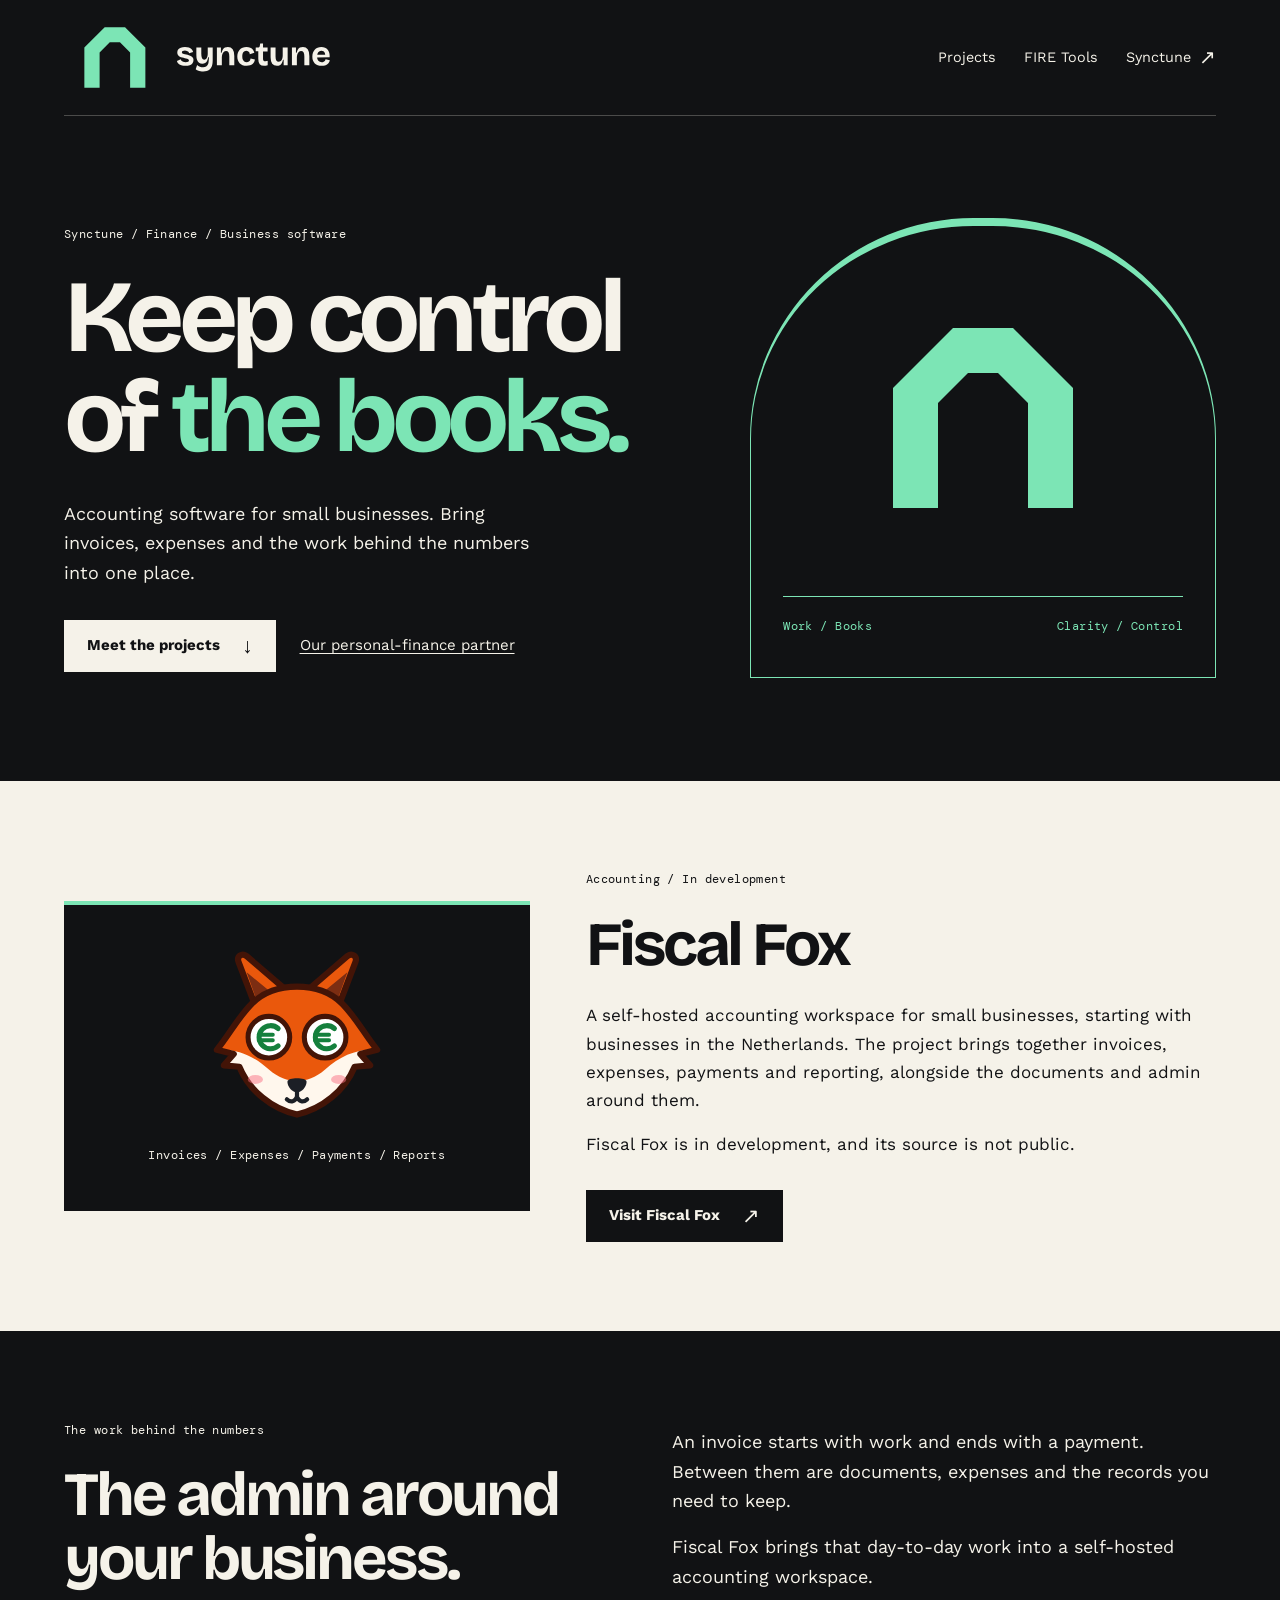
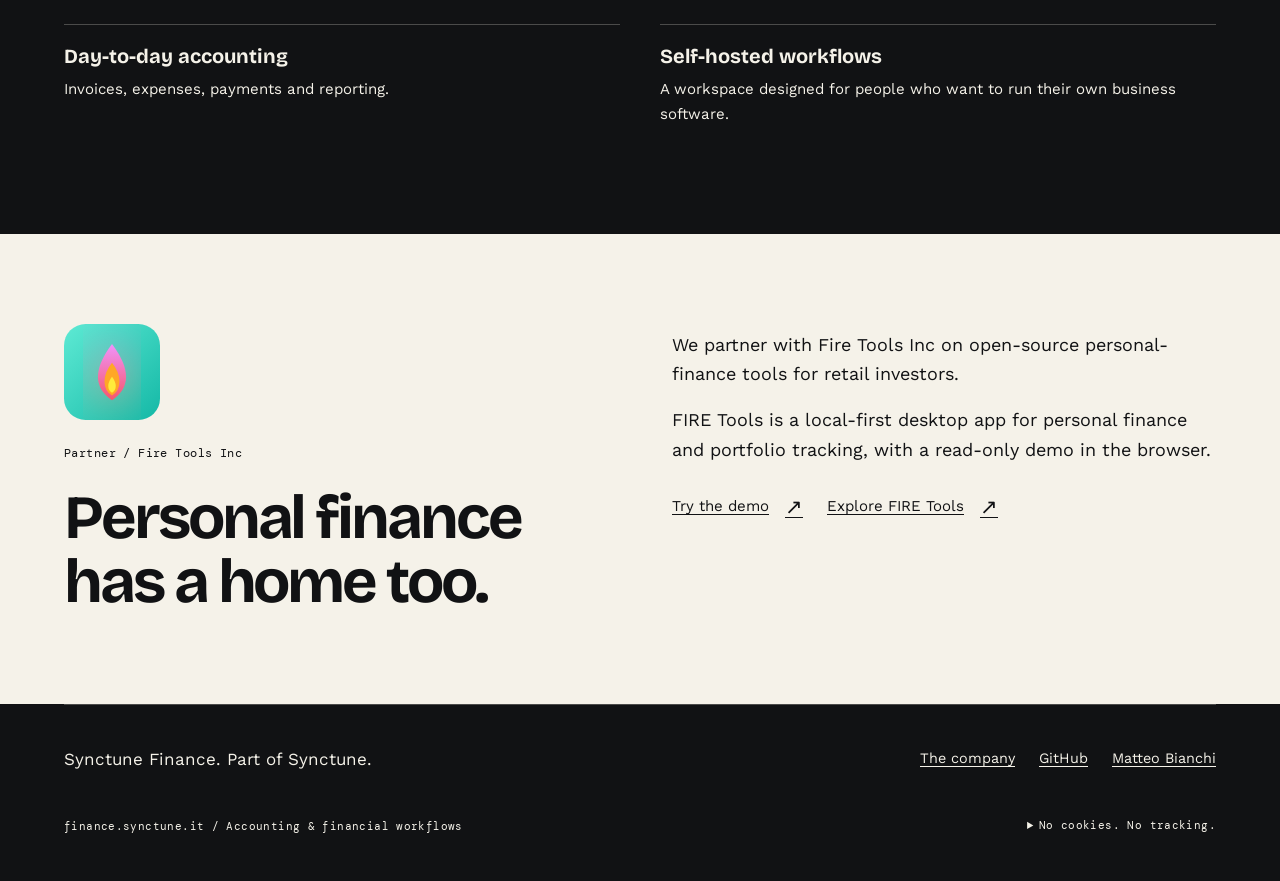
<file: index.html>
<!doctype html>
<html lang="en">
<head>
  <meta charset="utf-8">
  <meta name="viewport" content="width=device-width, initial-scale=1">
  <meta name="description" content="Synctune Finance builds software for accounting and business finances. Discover Fiscal Fox and our personal-finance partnership with Fire Tools Inc.">
  <meta name="theme-color" content="#111214">
  <meta property="og:type" content="website">
  <meta property="og:title" content="Synctune Finance | Keep control of the books">
  <meta property="og:description" content="Accounting software and financial workflows for small businesses, alongside partner work in personal finance.">
  <meta property="og:url" content="https://finance.synctune.it/">
  <meta property="og:image" content="https://finance.synctune.it/assets/social.png">
  <meta property="og:image:alt" content="Synctune Finance's mint Reserve symbol and wordmark.">
  <link rel="canonical" href="https://finance.synctune.it/">
  <link rel="icon" href="assets/favicon.svg" type="image/svg+xml">
  <link rel="apple-touch-icon" href="assets/apple-touch-icon.png">
  <link rel="stylesheet" href="assets/styles.css">
  <link rel="stylesheet" href="assets/brand.css">
  <link rel="preload" href="assets/fonts/BricolageGrotesque-Bold.ttf" as="font" type="font/ttf" crossorigin>
  <title>Synctune Finance | Keep control of the books</title>
</head>
<body>
  <a class="skip-link" href="#main">Skip to content</a>
  <header class="site-header wrap">
    <a class="brand" href="./"><img src="assets/logo.svg" alt="Synctune Finance home" width="881" height="320"></a>
    <nav class="site-nav" aria-label="Main navigation"><a href="#projects">Projects</a><a href="#partner">FIRE Tools</a><a href="https://synctune.it">Synctune <span class="arrow" aria-hidden="true">&#8599;</span></a></nav>
  </header>
  <main id="main" tabindex="-1">
    <section class="branch-hero wrap" aria-labelledby="hero-title">
      <div class="hero-copy"><p class="eyebrow">Synctune / Finance / Business software</p><h1 id="hero-title">Keep control<br>of <span class="accent">the books.</span></h1><p>Accounting software for small businesses. Bring invoices, expenses and the work behind the numbers into one place.</p><div class="actions"><a class="button" href="#projects">Meet the projects <span class="arrow" aria-hidden="true">&#8595;</span></a><a class="text-link" href="#partner">Our personal-finance partner</a></div></div>
      <div class="hero-art reserve" aria-hidden="true"><img src="assets/symbol.svg" alt="" width="320" height="320"><div class="art-caption"><span>Work / Books</span><span>Clarity / Control</span></div></div>
    </section>
    <section id="projects" class="section light" aria-labelledby="fiscal-title">
      <div class="feature wrap">
        <div class="feature-art" aria-hidden="true"><img src="assets/projects/fiscal-fox.svg" alt="" width="64" height="64"><p class="meta">Invoices / Expenses / Payments / Reports</p></div>
        <div class="feature-copy"><p class="eyebrow">Accounting / In development</p><h2 id="fiscal-title">Fiscal Fox</h2><p>A self-hosted accounting workspace for small businesses, starting with businesses in the Netherlands. The project brings together invoices, expenses, payments and reporting, alongside the documents and admin around them.</p><p>Fiscal Fox is in development, and its source is not public.</p><div class="actions"><a class="button" href="https://fiscal-fox.synctune.it">Visit Fiscal Fox <span class="arrow" aria-hidden="true">&#8599;</span></a></div></div>
      </div>
    </section>
    <section class="section wrap" aria-labelledby="focus-title">
      <div class="split"><div><p class="eyebrow">The work behind the numbers</p><h2 id="focus-title">The admin around<br>your business.</h2></div><div class="split-copy"><p>An invoice starts with work and ends with a payment. Between them are documents, expenses and the records you need to keep.</p><p>Fiscal Fox brings that day-to-day work into a self-hosted accounting workspace.</p></div></div>
      <ul class="service-list"><li><strong>Day-to-day accounting</strong><span>Invoices, expenses, payments and reporting.</span></li><li><strong>Self-hosted workflows</strong><span>A workspace designed for people who want to run their own business software.</span></li></ul>
    </section>
    <section id="partner" class="section light" aria-labelledby="partner-title">
      <div class="split wrap"><div><img class="partner-mark" src="assets/projects/fire-tools.svg" alt="" width="1024" height="1024" loading="lazy"><p class="eyebrow">Partner / Fire Tools Inc</p><h2 id="partner-title">Personal finance<br>has a home too.</h2></div><div class="split-copy"><p>We partner with Fire Tools Inc on open-source personal-finance tools for retail investors.</p><p>FIRE Tools is a local-first desktop app for personal finance and portfolio tracking, with a read-only demo in the browser.</p><div class="card-links"><a class="text-link" href="https://fire-tools-inc.github.io/app/">Try the demo <span class="arrow" aria-hidden="true">&#8599;</span></a><a class="text-link" href="https://github.com/fire-tools-inc/app">Explore FIRE Tools <span class="arrow" aria-hidden="true">&#8599;</span></a></div></div></div>
    </section>
  </main>
  <footer class="site-footer wrap">
    <div class="footer-top"><p>Synctune Finance. Part of Synctune.</p><nav class="footer-links" aria-label="Footer navigation"><a href="https://synctune.it">The company</a><a href="https://github.com/synctune-finance">GitHub</a><a href="https://mbianchi.dev">Matteo Bianchi</a></nav></div>
    <div class="footer-bottom"><span>finance.synctune.it / Accounting &amp; financial workflows</span><details class="privacy"><summary>No cookies. No tracking.</summary><p>No analytics, cookies, financial accounts or third-party widgets are used on this page. Fonts and artwork are local. Hosting providers may process standard request data; external services have their own privacy policies. This is a software portfolio, not financial advice.</p></details></div>
  </footer>
</body>
</html>
</file>
<file: assets/styles.css>
@font-face {
  font-family: "Bricolage Grotesque";
  src: url("fonts/BricolageGrotesque-Bold.ttf") format("truetype");
  font-weight: 700;
  font-style: normal;
  font-display: swap;
}

@font-face {
  font-family: "Work Sans";
  src: url("fonts/WorkSans-Regular.ttf") format("truetype");
  font-weight: 400;
  font-style: normal;
  font-display: swap;
}

@font-face {
  font-family: "Work Sans";
  src: url("fonts/WorkSans-Bold.ttf") format("truetype");
  font-weight: 700;
  font-style: normal;
  font-display: swap;
}

@font-face {
  font-family: "DM Mono";
  src: url("fonts/DMMono-Regular.ttf") format("truetype");
  font-weight: 400;
  font-style: normal;
  font-display: swap;
}

:root {
  color-scheme: dark;
  --ink: #111214;
  --paper: #F5F2E9;
  --rule: rgb(245 242 233 / 25%);
  --gutter: clamp(20px, 5vw, 80px);
  font-family: "Work Sans", sans-serif;
  font-synthesis: none;
  color: var(--paper);
  background: var(--ink);
}

* { box-sizing: border-box; }

html { scroll-padding-top: 24px; }

body {
  margin: 0;
  font-size: 17px;
  line-height: 1.65;
}

::selection {
  color: var(--ink);
  background: var(--signal);
}

a {
  color: inherit;
  text-underline-offset: 0.22em;
  text-decoration-thickness: 1px;
}

:focus-visible {
  outline: 3px solid currentColor;
  outline-offset: 6px;
}

img {
  display: block;
  max-width: 100%;
  height: auto;
}

h1,
h2,
h3,
p,
figure { margin: 0; }

h1,
h2,
h3 {
  font-family: "Bricolage Grotesque", sans-serif;
  font-weight: 700;
  text-wrap: balance;
}

h1 {
  font-size: clamp(3.75rem, 8vw, 7.5rem);
  line-height: 0.98;
  letter-spacing: -0.065em;
}

h2 {
  font-size: clamp(2.4rem, 4.8vw, 4.5rem);
  line-height: 1.04;
  letter-spacing: -0.05em;
}

h3 {
  font-size: 1.8rem;
  line-height: 1.12;
  letter-spacing: -0.035em;
}

p { max-width: 62ch; }
p + p { margin-top: 1rem; }

.wrap {
  width: min(1280px, calc(100% - var(--gutter) * 2));
  margin-inline: auto;
}

.skip-link {
  position: absolute;
  z-index: 10;
  top: 12px;
  left: var(--gutter);
  padding: 12px 20px;
  color: var(--ink);
  background: var(--paper);
  transform: translateY(-160%);
}

.skip-link:focus { transform: none; }

.site-header {
  display: flex;
  justify-content: space-between;
  align-items: center;
  gap: 20px;
  min-height: 116px;
  border-bottom: 1px solid var(--rule);
}

.brand {
  display: block;
  flex: 0 0 auto;
  width: 280px;
}

.site-nav {
  display: flex;
  flex-wrap: wrap;
  align-items: center;
  gap: 8px 28px;
}

.site-nav a,
.footer-links a {
  display: inline-flex;
  align-items: center;
  min-height: 44px;
  font-size: 0.9rem;
}

.site-nav a { gap: 8px; text-decoration: none; }
.site-nav a:hover { color: var(--signal); text-decoration: underline; }

.eyebrow,
.meta,
.art-caption,
.availability,
.footer-bottom {
  font-family: "DM Mono", monospace;
  font-size: 0.75rem;
  font-weight: 400;
  letter-spacing: 0.035em;
  line-height: 1.6;
}

.eyebrow { margin-bottom: 24px; }
.accent { color: var(--signal); }

.branch-hero {
  display: grid;
  grid-template-columns: 1.15fr 0.85fr;
  align-items: center;
  gap: 56px;
  padding-block: clamp(56px, 8vw, 112px);
}

.hero-copy > p:not(.eyebrow) {
  max-width: 44ch;
  margin-top: 30px;
  font-size: 1.125rem;
}

.actions {
  display: flex;
  align-items: center;
  flex-wrap: wrap;
  gap: 12px 24px;
  margin-top: 32px;
}

.button {
  display: inline-flex;
  align-items: center;
  justify-content: center;
  gap: 22px;
  min-height: 52px;
  padding: 12px 22px;
  border: 1px solid var(--paper);
  color: var(--ink);
  background: var(--paper);
  font-size: 0.94rem;
  font-weight: 700;
  line-height: 1.4;
  text-decoration: none;
}

.button:hover {
  border-color: var(--signal);
  background: var(--signal);
}

.light .button {
  border-color: var(--ink);
  color: var(--paper);
  background: var(--ink);
}

.light .button:hover {
  color: var(--ink);
  background: var(--paper);
}

.text-link {
  display: inline-flex;
  align-items: center;
  gap: 16px;
  min-height: 44px;
  font-size: 0.94rem;
}

.arrow {
  display: inline-block;
  flex: 0 0 auto;
  font-family: sans-serif;
  font-size: 1.4em;
  line-height: 1;
}

.hero-art {
  position: relative;
  display: flex;
  flex-direction: column;
  align-items: center;
  justify-content: center;
  min-height: 420px;
  padding: 32px;
  border-block: 1px solid var(--rule);
  isolation: isolate;
}

.hero-art > img {
  z-index: 1;
  width: min(100%, 300px);
}

.art-caption {
  z-index: 1;
  display: flex;
  justify-content: space-between;
  flex-wrap: wrap;
  gap: 12px;
  width: 100%;
  margin-top: 28px;
}

.section { padding-block: clamp(56px, 7vw, 96px); }

.light {
  color-scheme: light;
  --rule: rgb(17 18 20 / 25%);
  color: var(--ink);
  background: var(--paper);
}

.section-heading {
  display: flex;
  align-items: end;
  justify-content: space-between;
  gap: 32px;
  margin-bottom: 40px;
}

.section-heading h2 { max-width: 17ch; }
.section-heading > p { max-width: 37ch; }

.feature {
  display: grid;
  grid-template-columns: 0.85fr 1.15fr;
  align-items: center;
  gap: 56px;
}

.feature-art {
  display: flex;
  flex-direction: column;
  align-items: center;
  justify-content: center;
  min-height: 310px;
  padding: 32px;
  border-top: 4px solid var(--signal);
  color: var(--paper);
  background: var(--ink);
}

.feature-art img { width: 180px; }
.feature-art .meta { margin-top: 16px; }

.feature-type {
  color: var(--signal);
  font-family: "Bricolage Grotesque", sans-serif;
  font-size: clamp(5rem, 12vw, 10rem);
  line-height: 1;
  letter-spacing: -0.07em;
}

.feature-copy h2 { margin-bottom: 24px; }
.feature-copy .meta { margin-bottom: 16px; }

.cards {
  display: grid;
  grid-template-columns: repeat(3, minmax(0, 1fr));
  gap: 20px;
}

.card {
  display: flex;
  flex-direction: column;
  align-items: start;
  gap: 18px;
  min-height: 272px;
  padding: 28px;
  border: 1px solid var(--rule);
  border-top: 2px solid var(--signal);
}

.card h3 { overflow-wrap: anywhere; }
.card p:not(.meta) { font-size: 0.94rem; }
.card > a,
.card > .availability,
.card > .card-links { margin-top: auto; }
.card-links { display: flex; flex-wrap: wrap; column-gap: 24px; }
.availability { padding-top: 8px; color: var(--signal); }
.light .availability { color: var(--ink); }

.split {
  display: grid;
  grid-template-columns: 1fr 1fr;
  gap: 64px;
  align-items: start;
}

.split h2 { max-width: 14ch; }
.split-copy { padding-top: 6px; }
.split-copy > p { font-size: 1.125rem; }
.split-copy .text-link { margin-top: 20px; }

.note {
  margin-top: 36px;
  padding-left: 24px;
  border-left: 2px solid var(--signal);
  font-size: 0.875rem;
}

.service-list {
  display: grid;
  grid-template-columns: 1fr 1fr;
  gap: 0 40px;
  padding: 0;
  margin: 32px 0 0;
  list-style: none;
}

.service-list li {
  padding-block: 18px;
  border-top: 1px solid var(--rule);
}

.service-list strong {
  display: block;
  font-family: "Bricolage Grotesque", sans-serif;
  font-size: 1.25rem;
  line-height: 1.3;
}

.service-list span { display: block; margin-top: 8px; font-size: 0.94rem; }

.contact-band {
  display: flex;
  align-items: center;
  flex-wrap: wrap;
  justify-content: space-between;
  gap: 32px;
  padding-block: 48px;
  border-top: 1px solid var(--rule);
}

.contact-band h2 { max-width: 17ch; }

.site-footer {
  padding-block: 32px;
  border-top: 1px solid var(--rule);
}

.footer-top,
.footer-bottom {
  display: flex;
  flex-wrap: wrap;
  justify-content: space-between;
  align-items: center;
  gap: 16px 32px;
}

.footer-top { margin-bottom: 24px; }
.footer-links { display: flex; flex-wrap: wrap; gap: 4px 24px; }
.footer-bottom { font-size: 0.6875rem; }
.footer-bottom > a { display: inline-flex; align-items: center; min-height: 44px; }

.privacy { max-width: 65ch; }
.privacy summary { cursor: pointer; min-height: 44px; padding-block: 12px; }
.privacy p { margin-block: 8px 20px; font-family: "Work Sans", sans-serif; font-size: 0.875rem; letter-spacing: normal; }

@media (max-width: 1000px) {
  .branch-hero { gap: 32px; }
  h1 { font-size: clamp(3.5rem, 8vw, 6rem); }
  .hero-art { min-height: 350px; padding: 20px; }
  .cards { grid-template-columns: repeat(2, minmax(0, 1fr)); }
  .feature { gap: 32px; }
  .split { gap: 32px; }
}

@media (max-width: 700px) {
  .site-header { flex-direction: column; align-items: start; gap: 0; padding-bottom: 16px; }
  .brand { width: 248px; margin-left: -8px; }
  .site-nav { width: 100%; justify-content: space-between; gap: 8px 16px; }
  .site-nav a { font-size: 0.875rem; }
  .branch-hero { grid-template-columns: 1fr; gap: 44px; }
  h1 { font-size: clamp(3.5rem, 12.5vw, 5.5rem); }
  .hero-art { min-height: 320px; }
  .hero-art > img { width: 220px; }
  .cards,
  .feature,
  .split,
  .service-list { grid-template-columns: 1fr; }
  .section-heading { flex-direction: column; align-items: start; }
  .feature-art { min-height: 260px; }
  .card { min-height: 230px; }
  .contact-band .button { max-width: 100%; }
}

@media (prefers-reduced-motion: no-preference) {
  .button { transition: background-color 160ms ease, border-color 160ms ease; }
}

@media print {
  :root { color-scheme: light; color: #111214; background: white; }
  .site-header, .site-footer, .hero-art { display: none; }
  .branch-hero { display: block; }
  .accent, .availability { color: #111214; }
  .cards { grid-template-columns: 1fr 1fr; }
  .card { break-inside: avoid; border-color: #111214; }
}
</file>
<file: assets/brand.css>
:root { --signal: #7CE5B5; }

.partner-mark {
  width: 96px;
  height: 96px;
  margin-bottom: 24px;
  object-fit: contain;
}

.reserve {
  min-height: 460px;
  border: 1px solid var(--signal);
  border-top-width: 8px;
  border-radius: 48% 48% 0 0;
}

.reserve .art-caption {
  padding-top: 20px;
  border-top: 1px solid var(--signal);
  color: var(--signal);
}

@media (max-width: 700px) {
  .reserve { min-height: 360px; }
}
</file>
